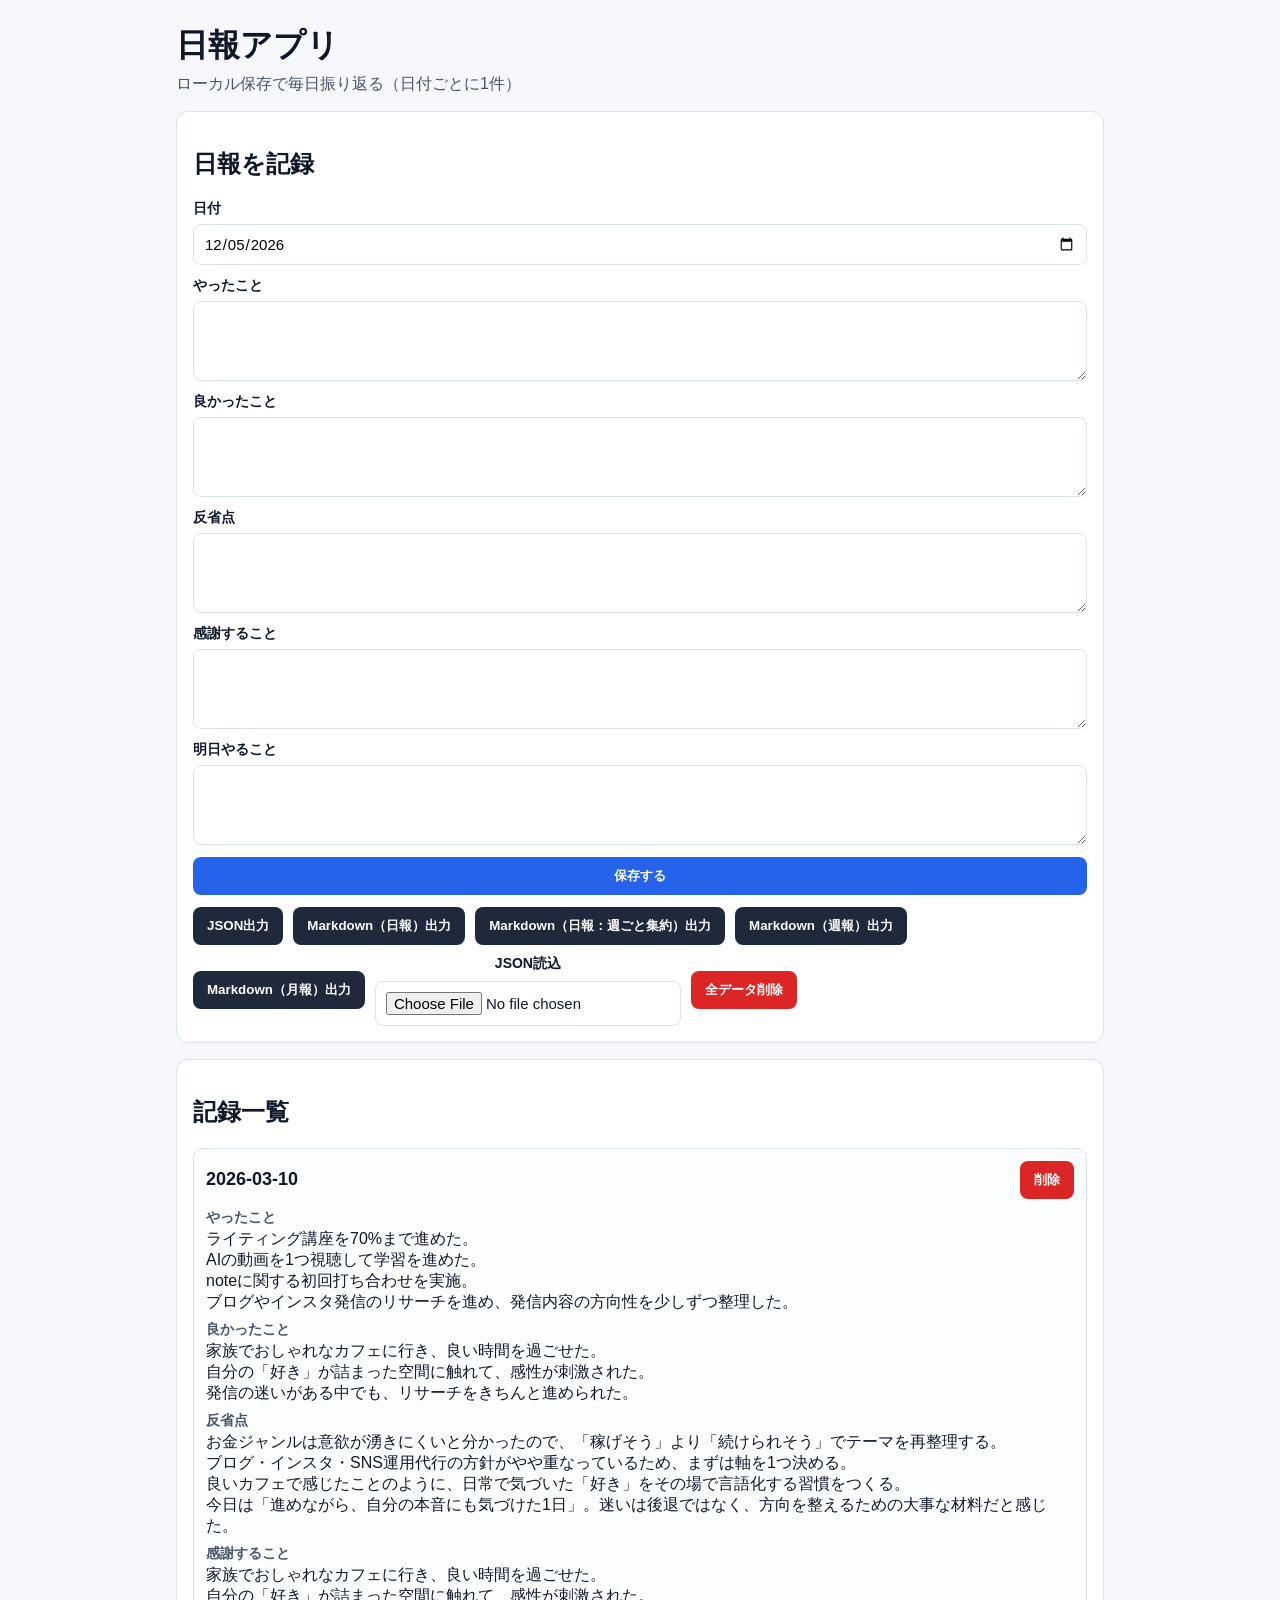
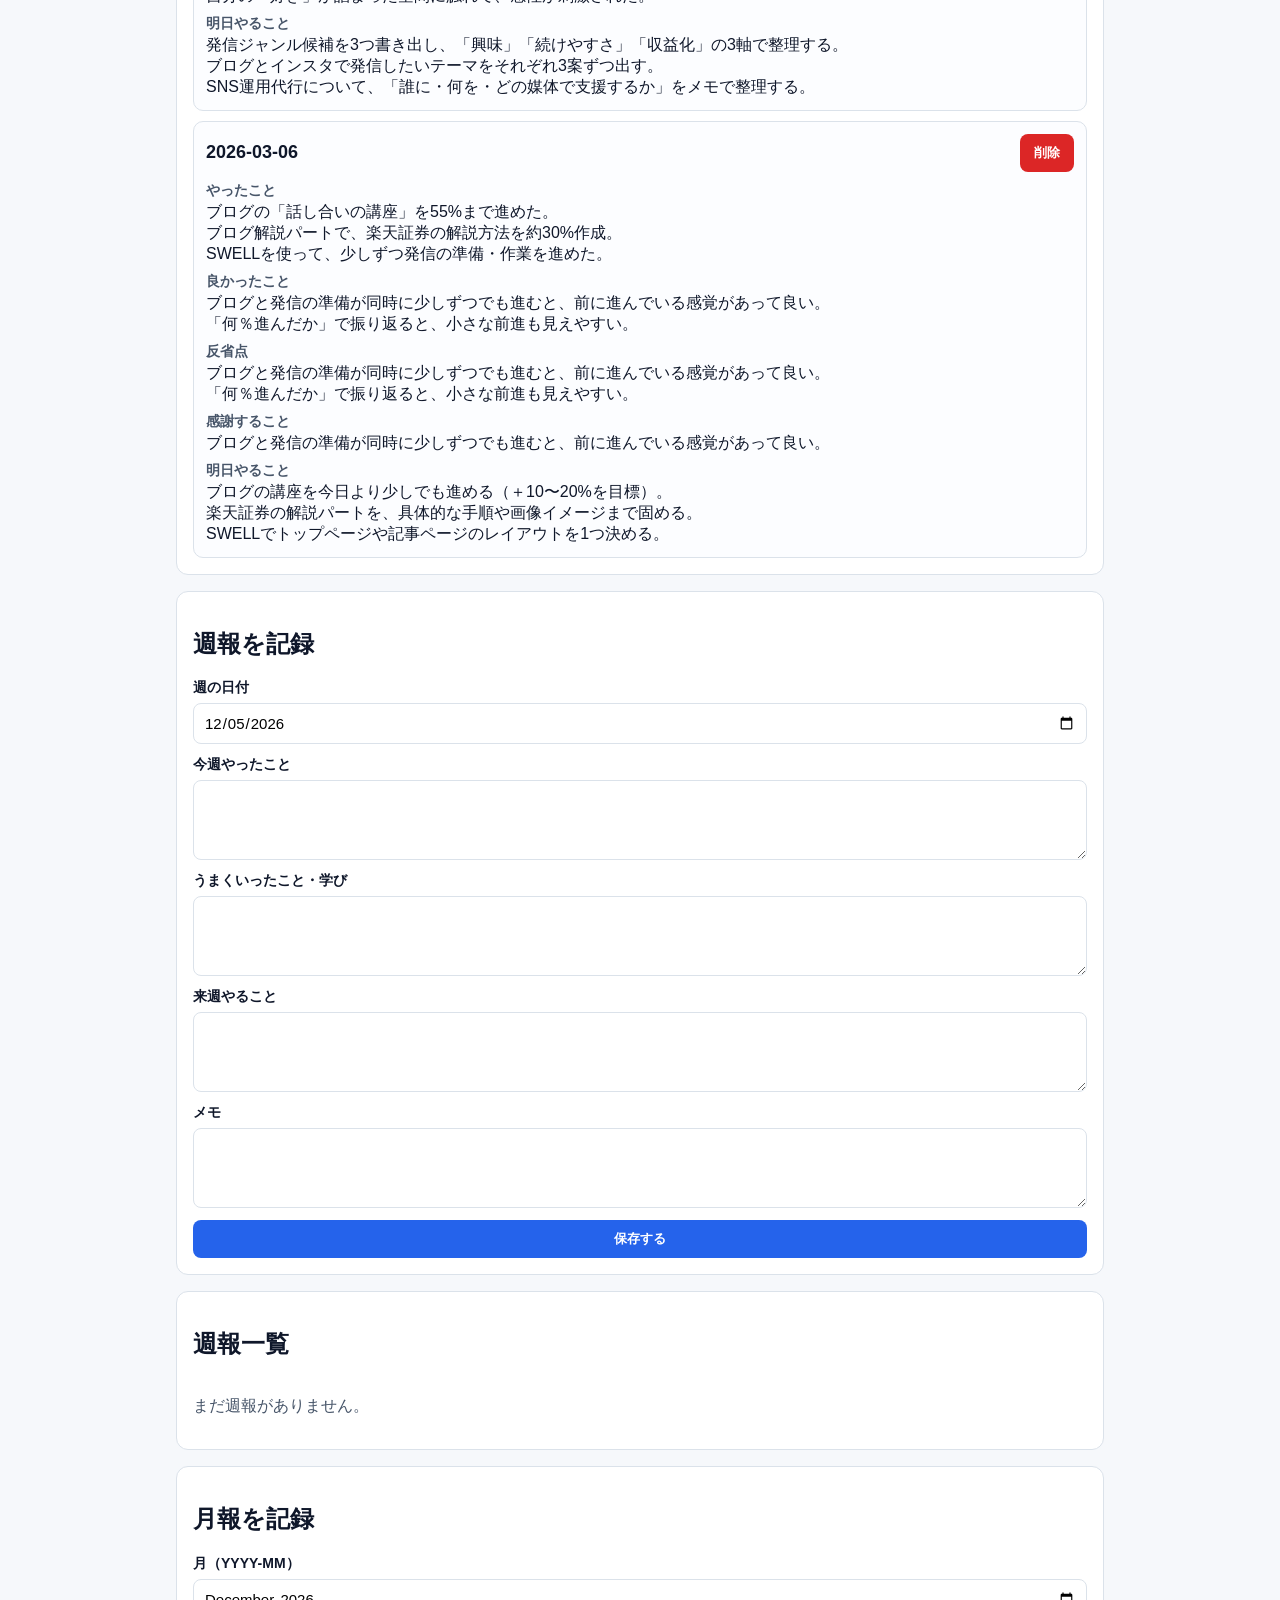
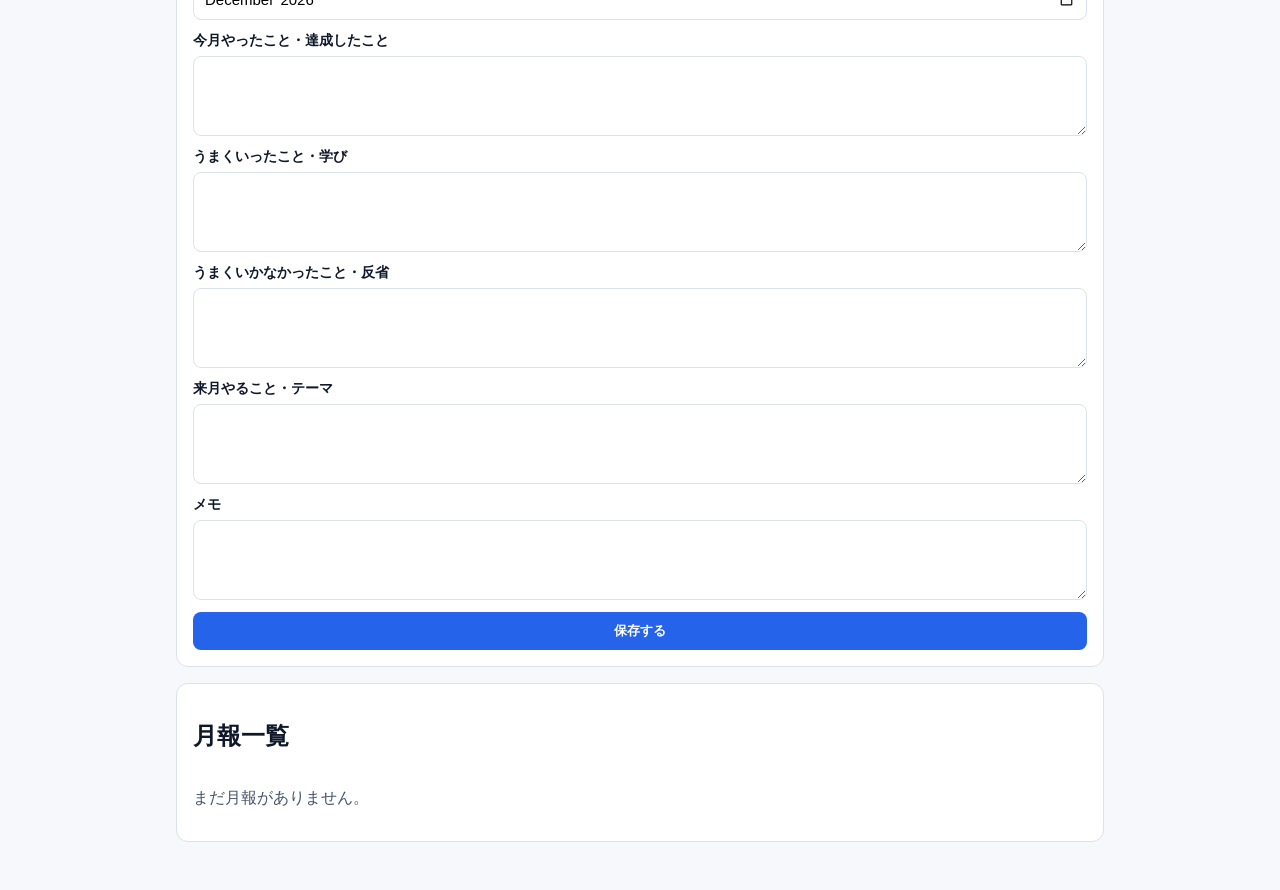
<file: daily-report-app/index.html>
<!doctype html>
<html lang="ja">
  <head>
    <meta charset="UTF-8" />
    <meta name="viewport" content="width=device-width, initial-scale=1.0" />
    <title>日報アプリ</title>
    <link rel="stylesheet" href="./styles.css" />
  </head>
  <body>
    <main class="container">
      <h1>日報アプリ</h1>
      <p class="sub">ローカル保存で毎日振り返る（日付ごとに1件）</p>

      <section class="card">
        <h2>日報を記録</h2>
        <form id="report-form" class="grid">
          <label class="full">
            日付
            <input type="date" id="date" required />
          </label>
          <label class="full">
            やったこと
            <textarea id="done" rows="3" required></textarea>
          </label>
          <label class="full">
            良かったこと
            <textarea id="good" rows="3" required></textarea>
          </label>
          <label class="full">
            反省点
            <textarea id="reflect" rows="3" required></textarea>
          </label>
          <label class="full">
            感謝すること
            <textarea id="thanks" rows="3" required></textarea>
          </label>
          <label class="full">
            明日やること
            <textarea id="tomorrow" rows="3" required></textarea>
          </label>
          <button type="submit">保存する</button>
        </form>
        <div class="actions">
          <button id="download-json" class="ghost" type="button">JSON出力</button>
          <button id="download-daily-markdown" class="ghost" type="button">Markdown（日報）出力</button>
          <button id="download-daily-compact-markdown" class="ghost" type="button">Markdown（日報：週ごと集約）出力</button>
          <button id="download-weekly-markdown" class="ghost" type="button">Markdown（週報）出力</button>
          <button id="download-monthly-markdown" class="ghost" type="button">Markdown（月報）出力</button>
          <label class="import-label">
            JSON読込
            <input type="file" id="json-import" accept=".json,application/json" />
          </label>
          <button id="reset-all" class="danger" type="button">全データ削除</button>
        </div>
      </section>

      <section class="card">
        <h2>記録一覧</h2>
        <div id="entries-list" class="entries"></div>
      </section>

      <section class="card">
        <h2>週報を記録</h2>
        <form id="weekly-form" class="grid">
          <label class="full">
            週の日付
            <input type="date" id="week-date" required />
          </label>
          <label class="full">
            今週やったこと
            <textarea id="week-done" rows="3" required></textarea>
          </label>
          <label class="full">
            うまくいったこと・学び
            <textarea id="week-learning" rows="3" required></textarea>
          </label>
          <label class="full">
            来週やること
            <textarea id="week-tomorrow" rows="3" required></textarea>
          </label>
          <label class="full">
            メモ
            <textarea id="week-memo" rows="3" required></textarea>
          </label>
          <button type="submit">保存する</button>
        </form>
      </section>

      <section class="card">
        <h2>週報一覧</h2>
        <div id="weekly-entries-list" class="entries"></div>
      </section>

      <section class="card">
        <h2>月報を記録</h2>
        <form id="monthly-form" class="grid">
          <label class="full">
            月（YYYY-MM）
            <input type="month" id="month" required />
          </label>
          <label class="full">
            今月やったこと・達成したこと
            <textarea id="month-done" rows="3" required></textarea>
          </label>
          <label class="full">
            うまくいったこと・学び
            <textarea id="month-learning" rows="3" required></textarea>
          </label>
          <label class="full">
            うまくいかなかったこと・反省
            <textarea id="month-reflect" rows="3" required></textarea>
          </label>
          <label class="full">
            来月やること・テーマ
            <textarea id="month-tomorrow" rows="3" required></textarea>
          </label>
          <label class="full">
            メモ
            <textarea id="month-memo" rows="3" required></textarea>
          </label>
          <button type="submit">保存する</button>
        </form>
      </section>

      <section class="card">
        <h2>月報一覧</h2>
        <div id="monthly-entries-list" class="entries"></div>
      </section>
    </main>

    <script src="./app.js"></script>
  </body>
</html>
</file>
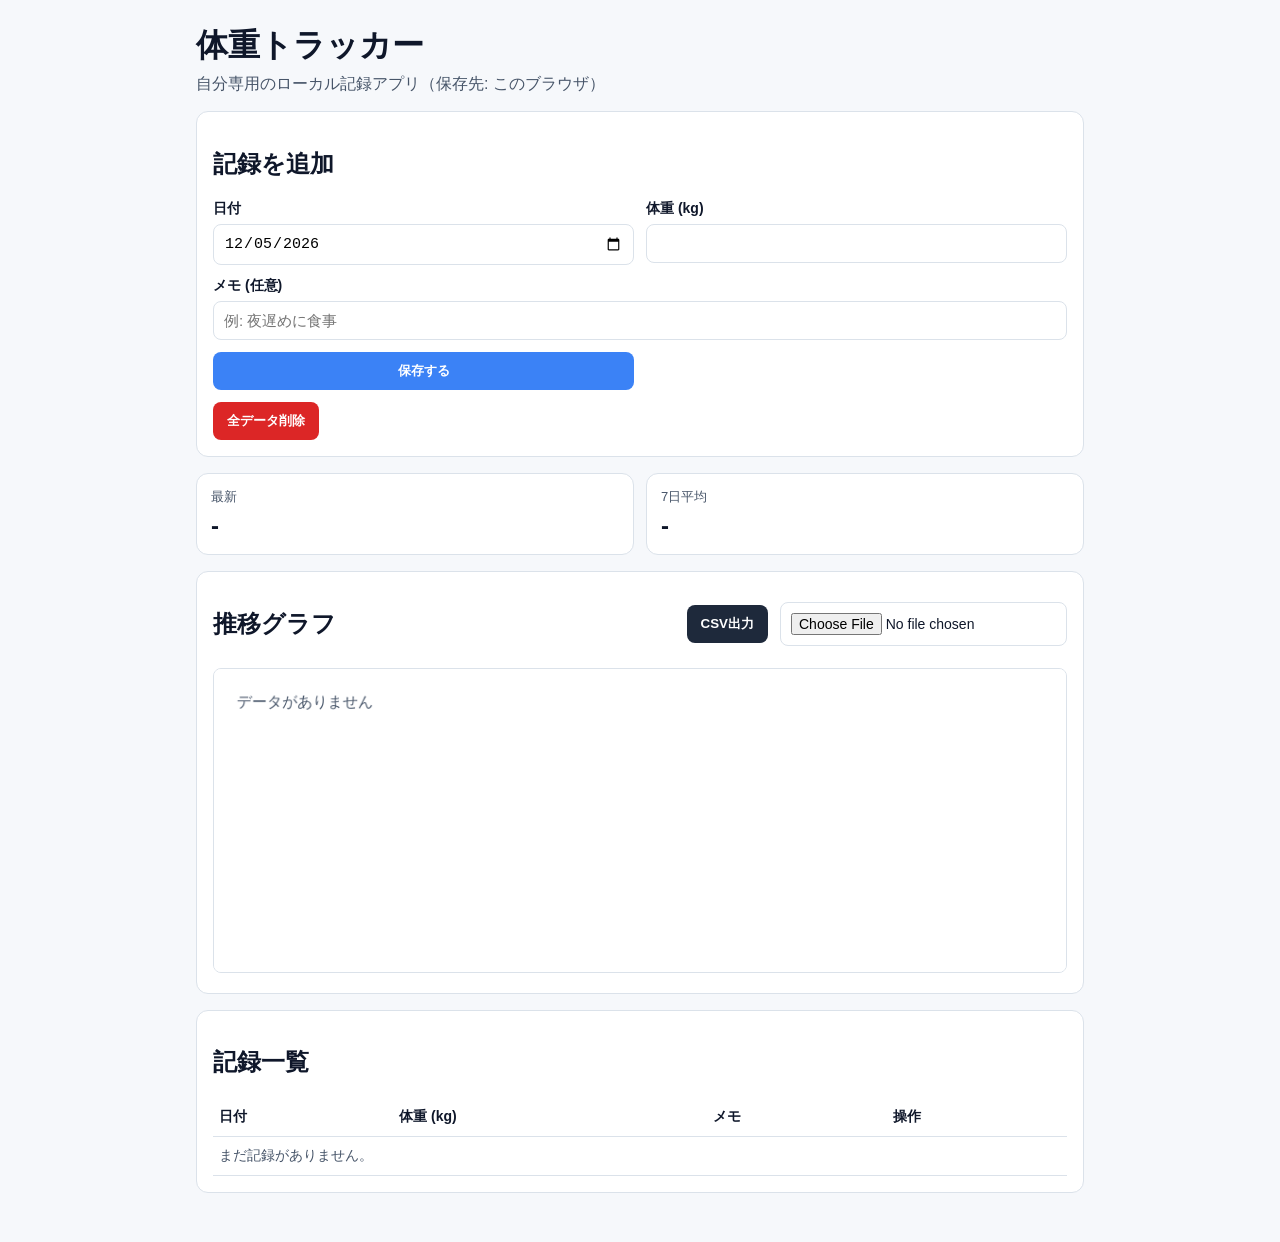
<file: weight-tracker/index.html>
<!doctype html>
<html lang="ja">
  <head>
    <meta charset="UTF-8" />
    <meta name="viewport" content="width=device-width, initial-scale=1.0" />
    <title>体重トラッカー</title>
    <link rel="stylesheet" href="./styles.css" />
  </head>
  <body>
    <main class="container">
      <h1>体重トラッカー</h1>
      <p class="sub">自分専用のローカル記録アプリ（保存先: このブラウザ）</p>

      <section class="card">
        <h2>記録を追加</h2>
        <form id="entry-form" class="grid">
          <label>
            日付
            <input type="date" id="date" required />
          </label>
          <label>
            体重 (kg)
            <input type="number" id="weight" step="0.1" min="20" max="300" required />
          </label>
          <label class="full">
            メモ (任意)
            <input type="text" id="note" maxlength="120" placeholder="例: 夜遅めに食事" />
          </label>
          <button type="submit">保存する</button>
        </form>
        <div class="reset-row">
          <button id="reset-all" class="danger" type="button">全データ削除</button>
        </div>
      </section>

      <section class="stats">
        <div class="stat-card">
          <span>最新</span>
          <strong id="latest-value">-</strong>
        </div>
        <div class="stat-card">
          <span>7日平均</span>
          <strong id="avg-value">-</strong>
        </div>
      </section>

      <section class="card">
        <div class="section-head">
          <h2>推移グラフ</h2>
          <div class="csv-actions">
            <button id="download-csv" class="ghost">CSV出力</button>
            <input type="file" id="csv-import" accept=".csv" />
          </div>
        </div>
        <canvas id="chart" width="900" height="320" aria-label="体重推移グラフ"></canvas>
      </section>

      <section class="card">
        <h2>記録一覧</h2>
        <table>
          <thead>
            <tr>
              <th>日付</th>
              <th>体重 (kg)</th>
              <th>メモ</th>
              <th>操作</th>
            </tr>
          </thead>
          <tbody id="entries-body"></tbody>
        </table>
      </section>
    </main>

    <script src="./app.js"></script>
  </body>
</html>
</file>
<file: daily-report-app/styles.css>
:root {
  --bg: #f6f8fb;
  --card: #ffffff;
  --text: #0f172a;
  --muted: #475569;
  --line: #dbe2ea;
  --accent: #2563eb;
  --danger: #dc2626;
}

* {
  box-sizing: border-box;
}

body {
  margin: 0;
  font-family: -apple-system, BlinkMacSystemFont, "Segoe UI", sans-serif;
  color: var(--text);
  background: var(--bg);
}

.container {
  max-width: 960px;
  margin: 24px auto 48px;
  padding: 0 16px;
}

h1 {
  margin-bottom: 6px;
}

.sub {
  margin-top: 0;
  color: var(--muted);
}

.card {
  margin-top: 16px;
  padding: 16px;
  border: 1px solid var(--line);
  border-radius: 12px;
  background: var(--card);
}

.grid {
  display: grid;
  grid-template-columns: 1fr;
  gap: 12px;
}

label {
  display: flex;
  flex-direction: column;
  gap: 6px;
  font-weight: 600;
  font-size: 14px;
}

input,
textarea {
  border: 1px solid var(--line);
  border-radius: 8px;
  padding: 10px;
  font-size: 15px;
  font-family: inherit;
}

textarea {
  resize: vertical;
  min-height: 80px;
}

button {
  border: 0;
  border-radius: 8px;
  padding: 10px 14px;
  background: var(--accent);
  color: #fff;
  font-weight: 700;
  cursor: pointer;
}

button:hover {
  opacity: 0.92;
}

.actions {
  margin-top: 12px;
  display: flex;
  gap: 10px;
  align-items: center;
  flex-wrap: wrap;
}

.ghost {
  background: #1e293b;
}

.danger {
  background: var(--danger);
}

.import-label {
  display: inline-flex;
  align-items: center;
  gap: 8px;
  font-weight: 600;
  font-size: 14px;
}

.entries {
  display: grid;
  gap: 10px;
}

.entry {
  border: 1px solid var(--line);
  border-radius: 10px;
  padding: 12px;
  background: #fcfdff;
}

.entry-head {
  display: flex;
  justify-content: space-between;
  align-items: center;
  gap: 8px;
}

.entry-date {
  font-size: 18px;
  margin: 0;
}

.entry-grid {
  margin-top: 10px;
  display: grid;
  gap: 8px;
}

.entry-item h4 {
  margin: 0 0 2px;
  font-size: 14px;
  color: var(--muted);
}

.entry-item p {
  margin: 0;
  white-space: pre-wrap;
  word-break: break-word;
}

.empty {
  color: var(--muted);
}
</file>
<file: weight-tracker/styles.css>
:root {
  --bg: #f6f8fb;
  --card: #ffffff;
  --text: #0f172a;
  --muted: #475569;
  --line: #dbe2ea;
  --accent: #3b82f6;
  --danger: #dc2626;
}

* {
  box-sizing: border-box;
}

body {
  margin: 0;
  font-family: -apple-system, BlinkMacSystemFont, "Segoe UI", sans-serif;
  color: var(--text);
  background: var(--bg);
}

.container {
  max-width: 920px;
  margin: 24px auto 48px;
  padding: 0 16px;
}

h1 {
  margin-bottom: 6px;
}

.sub {
  margin-top: 0;
  color: var(--muted);
}

.card {
  background: var(--card);
  border: 1px solid var(--line);
  border-radius: 12px;
  padding: 16px;
  margin-top: 16px;
}

.grid {
  display: grid;
  grid-template-columns: 1fr 1fr;
  gap: 12px;
}

label {
  display: flex;
  flex-direction: column;
  gap: 6px;
  font-weight: 600;
  font-size: 14px;
}

input {
  border: 1px solid var(--line);
  border-radius: 8px;
  padding: 10px;
  font-size: 15px;
}

button {
  border: 0;
  border-radius: 8px;
  padding: 10px 14px;
  background: var(--accent);
  color: #fff;
  font-weight: 700;
  cursor: pointer;
}

button:hover {
  opacity: 0.92;
}

.ghost {
  background: #1e293b;
}

.danger {
  background: var(--danger);
}

.full {
  grid-column: 1 / -1;
}

.reset-row {
  margin-top: 12px;
}

.stats {
  margin-top: 16px;
  display: grid;
  gap: 12px;
  grid-template-columns: 1fr 1fr;
}

.stat-card {
  background: var(--card);
  border: 1px solid var(--line);
  border-radius: 12px;
  padding: 14px;
  display: flex;
  flex-direction: column;
  gap: 6px;
}

.stat-card span {
  color: var(--muted);
  font-size: 13px;
}

.stat-card strong {
  font-size: 24px;
}

.section-head {
  display: flex;
  align-items: center;
  justify-content: space-between;
}

.csv-actions {
  display: flex;
  align-items: center;
  gap: 12px;
}

.csv-actions input[type="file"] {
  font-size: 14px;
  color: var(--text);
}

canvas {
  width: 100%;
  height: auto;
  margin-top: 8px;
  border: 1px solid var(--line);
  border-radius: 8px;
}

table {
  width: 100%;
  border-collapse: collapse;
}

th,
td {
  border-bottom: 1px solid var(--line);
  text-align: left;
  padding: 10px 6px;
  font-size: 14px;
}

.empty {
  color: var(--muted);
}

@media (max-width: 700px) {
  .grid,
  .stats {
    grid-template-columns: 1fr;
  }
}
</file>
